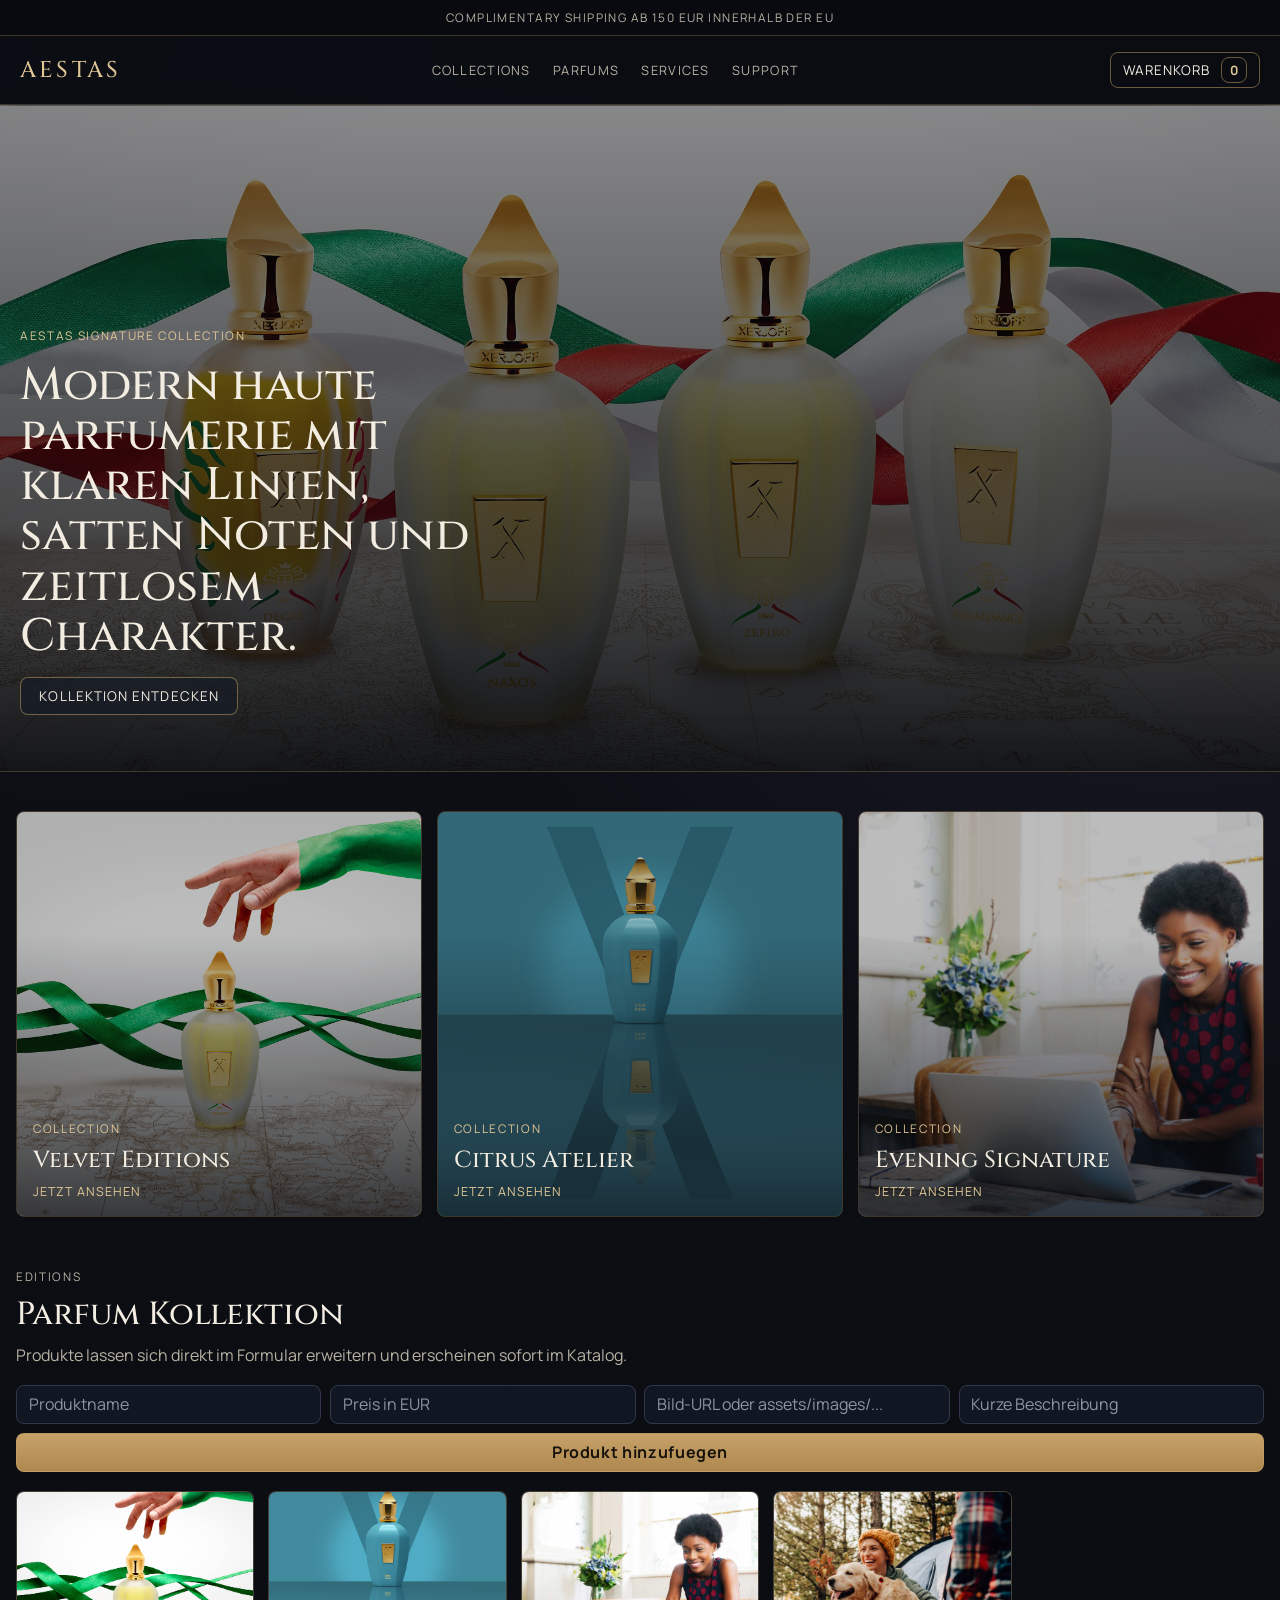
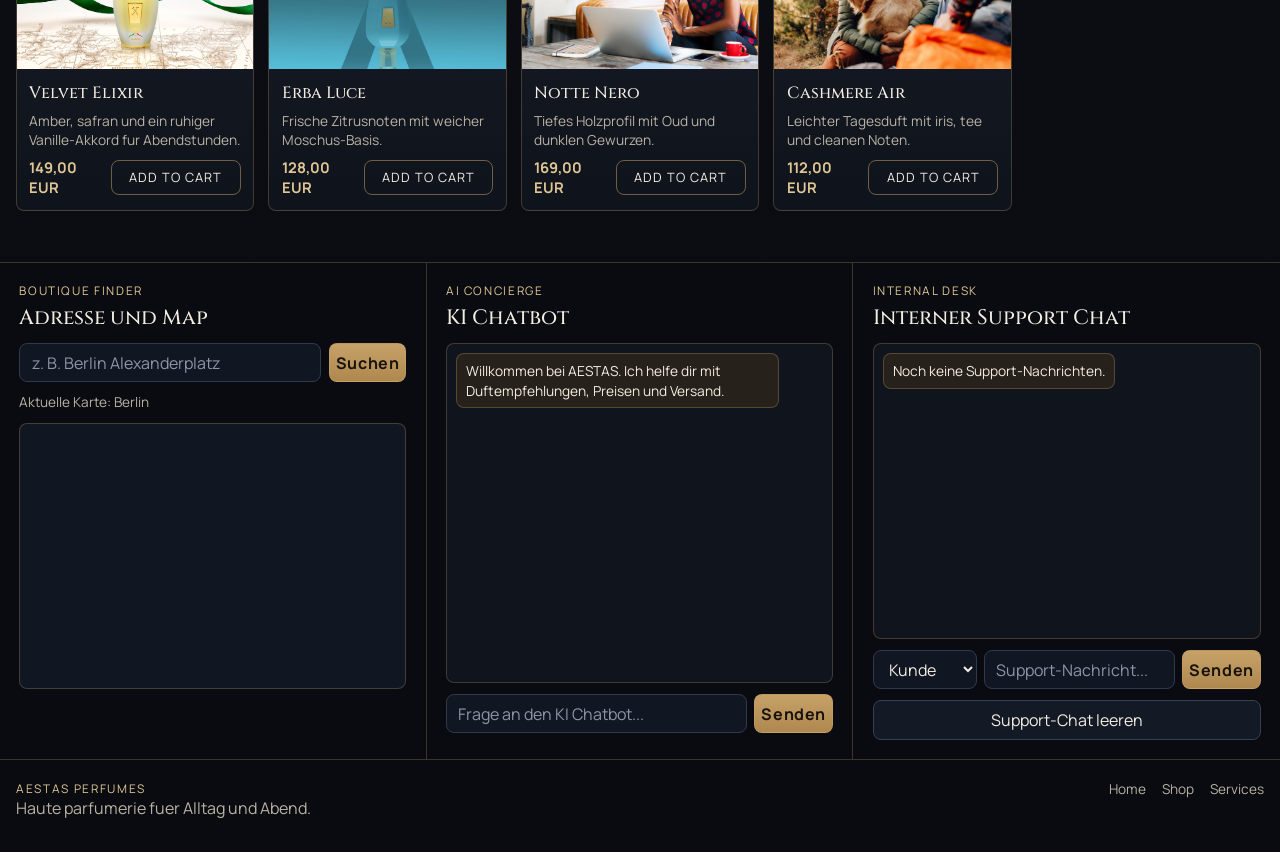
<file: index.html>
<!DOCTYPE html>
<html lang="de">
<head>
  <meta charset="UTF-8" />
  <meta name="viewport" content="width=device-width, initial-scale=1.0" />
  <title>AESTAS Perfumes</title>
  <link rel="preconnect" href="https://fonts.googleapis.com" />
  <link rel="preconnect" href="https://fonts.gstatic.com" crossorigin />
  <link href="https://fonts.googleapis.com/css2?family=Cinzel:wght@500;700&family=Manrope:wght@400;500;700&display=swap" rel="stylesheet" />
  <link rel="stylesheet" href="styles.css" />
</head>
<body>
  <div class="utility-bar">
    <p>Complimentary shipping ab 150 EUR innerhalb der EU</p>
  </div>

  <header class="site-header">
    <a href="#home" class="brand">AESTAS</a>
    <nav class="main-nav">
      <a href="#collections">Collections</a>
      <a href="#catalog">Parfums</a>
      <a href="#services">Services</a>
      <a href="#support">Support</a>
    </nav>
    <div class="header-actions">
      <button id="open-cart-btn" class="cart-btn" type="button" aria-controls="cart-drawer" aria-expanded="false">
        <span>Warenkorb</span>
        <strong id="cart-badge">0</strong>
      </button>
    </div>
  </header>

  <main>
    <section class="hero" id="home">
      <img src="assets/images/lux-hero.jpg" alt="AESTAS Signature Collection" />
      <div class="hero-content">
        <p class="eyebrow">Aestas Signature Collection</p>
        <h1>Modern haute parfumerie mit klaren Linien, satten Noten und zeitlosem Charakter.</h1>
        <a class="hero-cta" href="#catalog">Kollektion entdecken</a>
      </div>
    </section>

    <section class="collections" id="collections">
      <article class="collection-tile">
        <img src="assets/images/lux-collection-1.jpg" alt="Collection Velvet Editions" />
        <div class="collection-content">
          <p class="eyebrow">Collection</p>
          <h2>Velvet Editions</h2>
          <a href="#catalog">Jetzt ansehen</a>
        </div>
      </article>
      <article class="collection-tile">
        <img src="assets/images/lux-collection-2.jpg" alt="Collection Citrus Atelier" />
        <div class="collection-content">
          <p class="eyebrow">Collection</p>
          <h2>Citrus Atelier</h2>
          <a href="#catalog">Jetzt ansehen</a>
        </div>
      </article>
      <article class="collection-tile">
        <img src="assets/images/img-16.jpg" alt="Collection Evening Signature" />
        <div class="collection-content">
          <p class="eyebrow">Collection</p>
          <h2>Evening Signature</h2>
          <a href="#catalog">Jetzt ansehen</a>
        </div>
      </article>
    </section>

    <section class="catalog" id="catalog">
      <div class="section-head">
        <p class="eyebrow">Editions</p>
        <h2>Parfum Kollektion</h2>
        <p>Produkte lassen sich direkt im Formular erweitern und erscheinen sofort im Katalog.</p>
      </div>

      <form id="product-form" class="product-form">
        <input id="product-name" name="name" type="text" placeholder="Produktname" required />
        <input id="product-price" name="price" type="number" min="0" step="0.01" placeholder="Preis in EUR" required />
        <input id="product-image" name="image" type="text" placeholder="Bild-URL oder assets/images/..." />
        <input id="product-description" name="description" type="text" placeholder="Kurze Beschreibung" required />
        <button type="submit">Produkt hinzufuegen</button>
      </form>

      <div id="product-grid" class="product-grid" aria-live="polite"></div>
    </section>

    <section class="services" id="services">
      <div class="service-pane">
        <div class="pane-head">
          <p class="eyebrow">Boutique Finder</p>
          <h3>Adresse und Map</h3>
        </div>
        <form id="address-form" class="address-form">
          <input id="address-input" type="text" placeholder="z. B. Berlin Alexanderplatz" required />
          <button type="submit">Suchen</button>
        </form>
        <p id="address-feedback" class="map-feedback">Aktuelle Karte: Berlin</p>
        <iframe
          id="map-frame"
          title="Google Maps"
          loading="lazy"
          allowfullscreen
          src="https://www.google.com/maps?q=Berlin&output=embed"
        ></iframe>
      </div>

      <div class="service-pane">
        <div class="pane-head">
          <p class="eyebrow">AI Concierge</p>
          <h3>KI Chatbot</h3>
        </div>
        <div id="ai-chat-messages" class="chat-messages" aria-live="polite"></div>
        <form id="ai-chat-form" class="chat-form">
          <input id="ai-chat-input" type="text" placeholder="Frage an den KI Chatbot..." required />
          <button type="submit">Senden</button>
        </form>
      </div>

      <div class="service-pane" id="support">
        <div class="pane-head">
          <p class="eyebrow">Internal Desk</p>
          <h3>Interner Support Chat</h3>
        </div>
        <div id="support-chat-messages" class="chat-messages" aria-live="polite"></div>
        <form id="support-chat-form" class="chat-form support-chat-form">
          <select id="support-role" required>
            <option value="kunde">Kunde</option>
            <option value="support">Support</option>
          </select>
          <input id="support-chat-input" type="text" placeholder="Support-Nachricht..." required />
          <button type="submit">Senden</button>
        </form>
        <button id="clear-support-chat-btn" class="ghost-btn" type="button">Support-Chat leeren</button>
      </div>
    </section>
  </main>

  <footer class="site-footer">
    <div>
      <p class="eyebrow">Aestas Perfumes</p>
      <p>Haute parfumerie fuer Alltag und Abend.</p>
    </div>
    <nav class="footer-nav">
      <a href="#home">Home</a>
      <a href="#catalog">Shop</a>
      <a href="#services">Services</a>
    </nav>
  </footer>

  <aside id="cart-drawer" class="cart-drawer" aria-hidden="true">
    <div class="cart-drawer-head">
      <h3>Warenkorb</h3>
      <button id="close-cart-btn" class="icon-btn" type="button" aria-label="Warenkorb schliessen">&times;</button>
    </div>
    <ul id="cart-list" class="cart-list"></ul>
    <p class="cart-total">Gesamt: <strong id="cart-total">0,00 EUR</strong></p>
    <button id="clear-cart-btn" class="ghost-btn" type="button">Warenkorb leeren</button>
  </aside>
  <div id="drawer-backdrop" class="drawer-backdrop" hidden></div>

  <script src="script.js"></script>
</body>
</html>
</file>
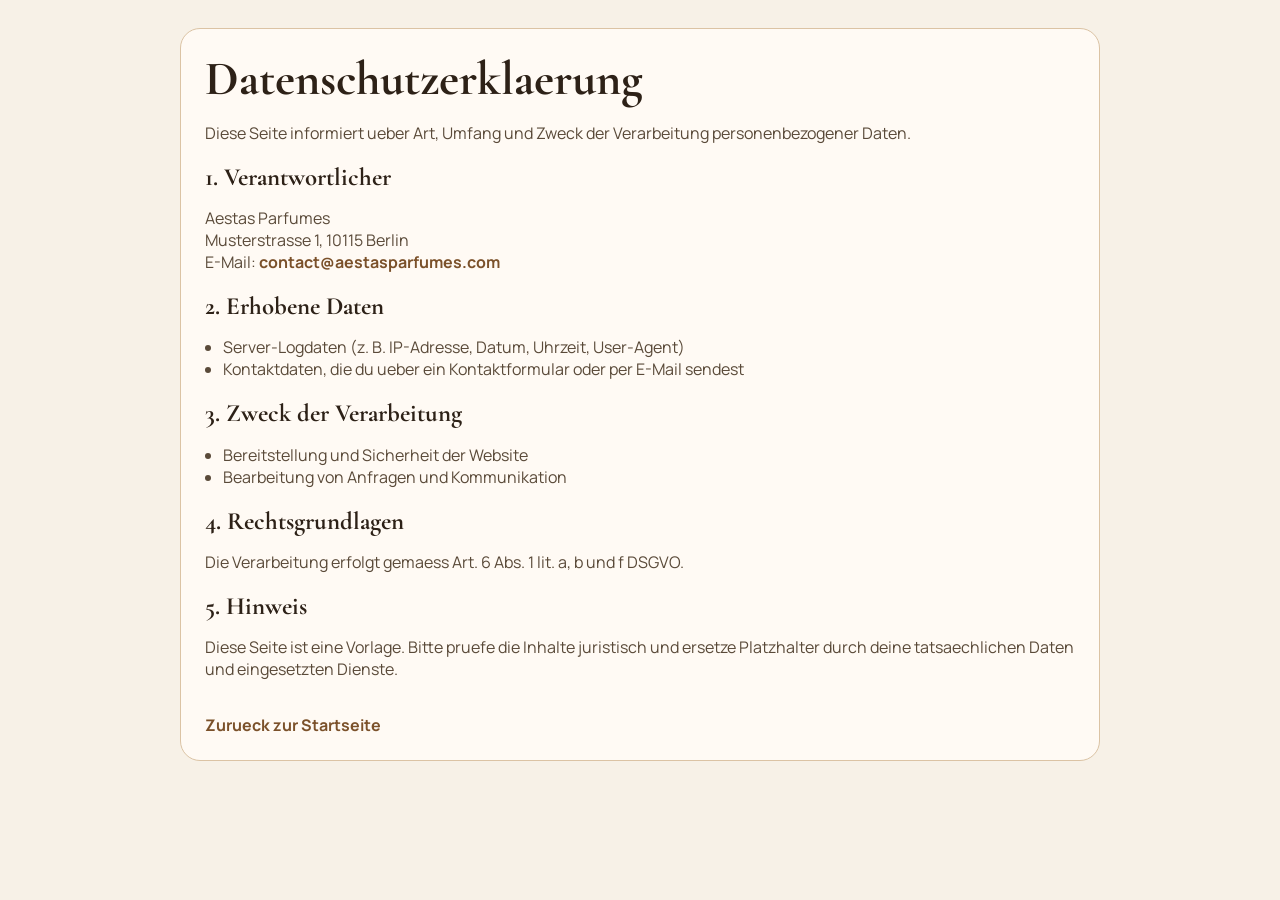
<file: datenschutz.html>
<!doctype html>
<html lang="de">
<head>
  <meta charset="utf-8">
  <meta name="viewport" content="width=device-width, initial-scale=1">
  <title>Datenschutz | Aestas Parfumes</title>
  <meta name="robots" content="noindex,follow">
  <link rel="icon" type="image/svg+xml" href="assets/favicon.svg">
  <link rel="preconnect" href="https://fonts.googleapis.com">
  <link rel="preconnect" href="https://fonts.gstatic.com" crossorigin>
  <link href="https://fonts.googleapis.com/css2?family=Cormorant+Garamond:wght@600;700&family=Manrope:wght@400;500;700&display=swap" rel="stylesheet">
  <style>
    body { margin: 0; background: #f7f1e7; color: #2d2117; font-family: "Manrope", sans-serif; }
    main { width: min(920px, calc(100% - 32px)); margin: 28px auto; }
    .card { background: #fffaf4; border: 1px solid #dbc3a4; border-radius: 20px; padding: 24px; }
    h1, h2 { font-family: "Cormorant Garamond", Georgia, serif; margin: 0 0 10px; line-height: 1.1; }
    h1 { font-size: clamp(2.1rem, 5vw, 3rem); }
    h2 { margin-top: 20px; font-size: 1.55rem; }
    p, li { color: #5a4a39; }
    ul { padding-left: 18px; }
    a { color: #7b512a; font-weight: 700; text-decoration: none; }
    .back { display: inline-block; margin-top: 18px; }
  </style>
</head>
<body>
  <main>
    <section class="card">
      <h1>Datenschutzerklaerung</h1>
      <p>Diese Seite informiert ueber Art, Umfang und Zweck der Verarbeitung personenbezogener Daten.</p>

      <h2>1. Verantwortlicher</h2>
      <p>
        Aestas Parfumes<br>
        Musterstrasse 1, 10115 Berlin<br>
        E-Mail: <a href="mailto:contact@aestasparfumes.com">contact@aestasparfumes.com</a>
      </p>

      <h2>2. Erhobene Daten</h2>
      <ul>
        <li>Server-Logdaten (z. B. IP-Adresse, Datum, Uhrzeit, User-Agent)</li>
        <li>Kontaktdaten, die du ueber ein Kontaktformular oder per E-Mail sendest</li>
      </ul>

      <h2>3. Zweck der Verarbeitung</h2>
      <ul>
        <li>Bereitstellung und Sicherheit der Website</li>
        <li>Bearbeitung von Anfragen und Kommunikation</li>
      </ul>

      <h2>4. Rechtsgrundlagen</h2>
      <p>Die Verarbeitung erfolgt gemaess Art. 6 Abs. 1 lit. a, b und f DSGVO.</p>

      <h2>5. Hinweis</h2>
      <p>
        Diese Seite ist eine Vorlage. Bitte pruefe die Inhalte juristisch und ersetze
        Platzhalter durch deine tatsaechlichen Daten und eingesetzten Dienste.
      </p>

      <a class="back" href="index.html">Zurueck zur Startseite</a>
    </section>
  </main>
</body>
</html>
</file>
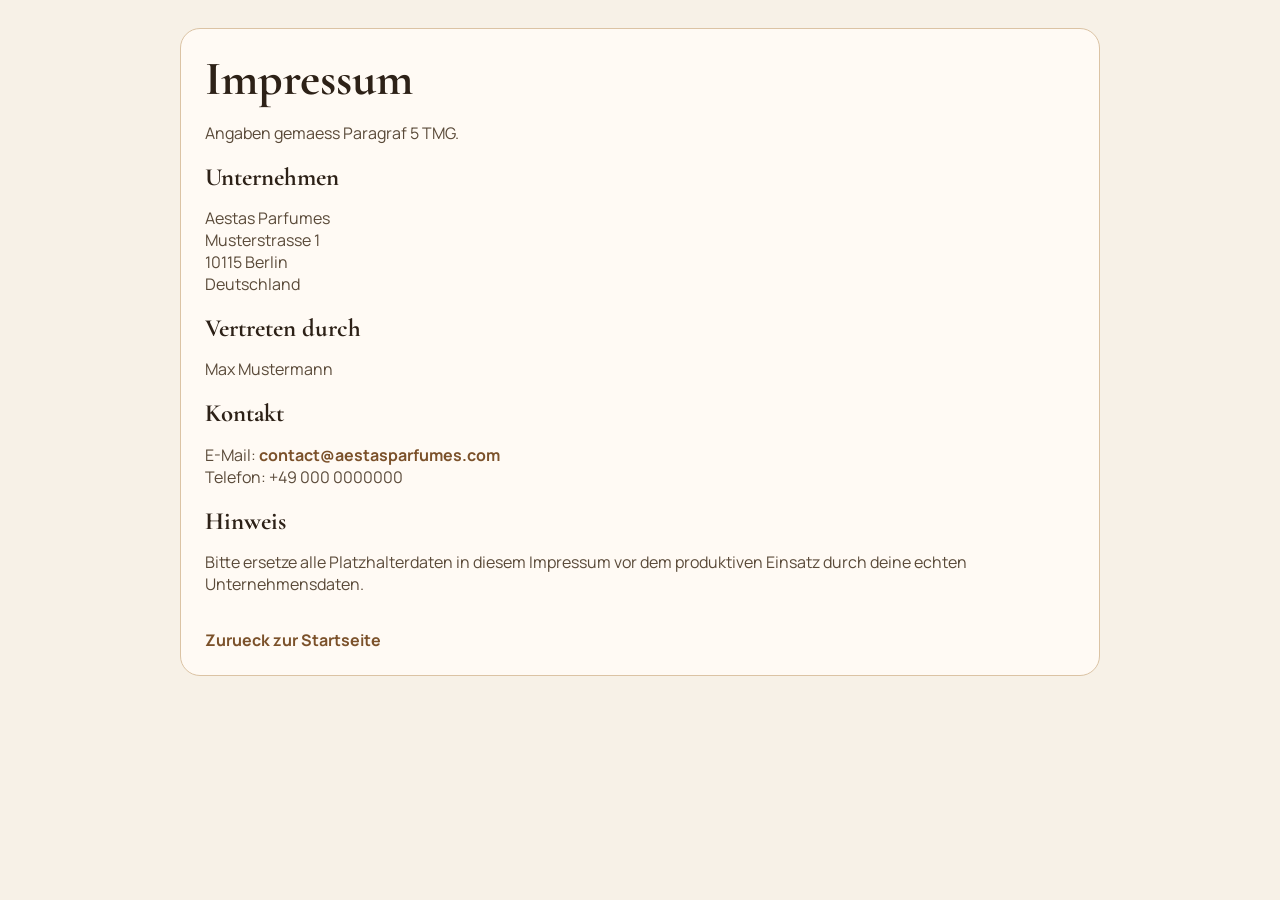
<file: impressum.html>
<!doctype html>
<html lang="de">
<head>
  <meta charset="utf-8">
  <meta name="viewport" content="width=device-width, initial-scale=1">
  <title>Impressum | Aestas Parfumes</title>
  <meta name="robots" content="noindex,follow">
  <link rel="icon" type="image/svg+xml" href="assets/favicon.svg">
  <link rel="preconnect" href="https://fonts.googleapis.com">
  <link rel="preconnect" href="https://fonts.gstatic.com" crossorigin>
  <link href="https://fonts.googleapis.com/css2?family=Cormorant+Garamond:wght@600;700&family=Manrope:wght@400;500;700&display=swap" rel="stylesheet">
  <style>
    body { margin: 0; background: #f7f1e7; color: #2d2117; font-family: "Manrope", sans-serif; }
    main { width: min(920px, calc(100% - 32px)); margin: 28px auto; }
    .card { background: #fffaf4; border: 1px solid #dbc3a4; border-radius: 20px; padding: 24px; }
    h1, h2 { font-family: "Cormorant Garamond", Georgia, serif; margin: 0 0 10px; line-height: 1.1; }
    h1 { font-size: clamp(2.1rem, 5vw, 3rem); }
    h2 { margin-top: 20px; font-size: 1.55rem; }
    p, li { color: #5a4a39; }
    ul { padding-left: 18px; }
    a { color: #7b512a; font-weight: 700; text-decoration: none; }
    .back { display: inline-block; margin-top: 18px; }
  </style>
</head>
<body>
  <main>
    <section class="card">
      <h1>Impressum</h1>
      <p>Angaben gemaess Paragraf 5 TMG.</p>

      <h2>Unternehmen</h2>
      <p>
        Aestas Parfumes<br>
        Musterstrasse 1<br>
        10115 Berlin<br>
        Deutschland
      </p>

      <h2>Vertreten durch</h2>
      <p>Max Mustermann</p>

      <h2>Kontakt</h2>
      <p>
        E-Mail: <a href="mailto:contact@aestasparfumes.com">contact@aestasparfumes.com</a><br>
        Telefon: +49 000 0000000
      </p>

      <h2>Hinweis</h2>
      <p>
        Bitte ersetze alle Platzhalterdaten in diesem Impressum vor dem produktiven Einsatz
        durch deine echten Unternehmensdaten.
      </p>

      <a class="back" href="index.html">Zurueck zur Startseite</a>
    </section>
  </main>
</body>
</html>
</file>
<file: styles.css>
:root {
  --bg: #0d1016;
  --bg-soft: #151a24;
  --bg-soft-2: #1b2230;
  --ivory: #f2ece1;
  --muted: #b9b2a4;
  --gold: #c7a268;
  --gold-soft: #e0c796;
  --line: rgba(199, 162, 104, 0.28);
  --line-strong: rgba(199, 162, 104, 0.52);
  --danger: #c56565;
}

* {
  box-sizing: border-box;
}

html,
body {
  margin: 0;
}

body {
  min-height: 100vh;
  font-family: "Manrope", sans-serif;
  color: var(--ivory);
  background: radial-gradient(circle at 8% 0%, #1a2130 0%, transparent 30%),
    radial-gradient(circle at 92% 14%, #1e1b2c 0%, transparent 32%),
    linear-gradient(180deg, #0d1016 0%, #090b10 100%);
}

a {
  color: inherit;
  text-decoration: none;
}

h1,
h2,
h3,
p {
  margin: 0;
}

h1,
h2,
h3,
.brand {
  font-family: "Cinzel", serif;
  font-weight: 500;
}

.utility-bar {
  padding: 0.55rem 1rem;
  text-align: center;
  font-size: 0.74rem;
  letter-spacing: 0.12em;
  text-transform: uppercase;
  border-bottom: 1px solid var(--line);
  background: #080a0f;
  color: var(--muted);
}

.site-header {
  position: sticky;
  top: 0;
  z-index: 30;
  display: flex;
  align-items: center;
  justify-content: space-between;
  gap: 1rem;
  padding: 1rem 1.25rem;
  border-bottom: 1px solid var(--line);
  background: rgba(10, 12, 18, 0.92);
  backdrop-filter: blur(12px);
}

.brand {
  font-size: 1.42rem;
  letter-spacing: 0.14em;
  color: var(--gold-soft);
}

.main-nav {
  display: flex;
  align-items: center;
  gap: 1.4rem;
}

.main-nav a {
  font-size: 0.8rem;
  letter-spacing: 0.1em;
  text-transform: uppercase;
  color: var(--muted);
  transition: color 180ms ease;
}

.main-nav a:hover {
  color: var(--ivory);
}

.header-actions {
  display: flex;
  align-items: center;
  gap: 0.6rem;
}

.cart-btn {
  border: 1px solid var(--line-strong);
  border-radius: 8px;
  background: transparent;
  color: var(--ivory);
  min-height: 2.3rem;
  min-width: 9.4rem;
  padding: 0 0.75rem;
  display: inline-flex;
  align-items: center;
  justify-content: space-between;
  gap: 0.7rem;
  font: inherit;
  font-size: 0.84rem;
  letter-spacing: 0.06em;
  text-transform: uppercase;
  cursor: pointer;
}

#cart-badge {
  min-width: 1.6rem;
  min-height: 1.6rem;
  border-radius: 8px;
  border: 1px solid var(--line-strong);
  display: inline-flex;
  align-items: center;
  justify-content: center;
  color: var(--gold-soft);
  font-size: 0.8rem;
}

main {
  display: block;
}

.hero {
  position: relative;
  min-height: 74vh;
  border-bottom: 1px solid var(--line);
  overflow: hidden;
}

.hero::after {
  content: "";
  position: absolute;
  inset: 0;
  background: linear-gradient(180deg, rgba(6, 8, 12, 0.28) 0%, rgba(6, 8, 12, 0.68) 72%, rgba(6, 8, 12, 0.92) 100%);
  pointer-events: none;
}

.hero img {
  width: 100%;
  height: 74vh;
  object-fit: cover;
  display: block;
  filter: saturate(0.92) brightness(0.76);
}

.hero-content {
  position: absolute;
  inset: 0;
  z-index: 2;
  max-width: 1280px;
  margin: 0 auto;
  padding: 0 1.25rem 3.5rem;
  display: flex;
  flex-direction: column;
  justify-content: flex-end;
  gap: 1rem;
}

.eyebrow {
  font-size: 0.74rem;
  letter-spacing: 0.14em;
  text-transform: uppercase;
  color: var(--gold-soft);
}

.hero h1 {
  max-width: 17ch;
  font-size: 2.85rem;
  line-height: 1.1;
}

.hero-cta {
  width: fit-content;
  min-height: 2.4rem;
  padding: 0.58rem 1.15rem;
  border-radius: 8px;
  border: 1px solid var(--line-strong);
  background: rgba(21, 26, 36, 0.7);
  color: var(--ivory);
  font-size: 0.84rem;
  letter-spacing: 0.08em;
  text-transform: uppercase;
  display: inline-flex;
  align-items: center;
}

.collections {
  width: min(1280px, calc(100% - 2rem));
  margin: 0 auto;
  padding: 2.4rem 0 1.8rem;
  display: grid;
  grid-template-columns: repeat(3, minmax(0, 1fr));
  gap: 0.9rem;
}

.collection-tile {
  position: relative;
  min-height: 24rem;
  border-radius: 8px;
  overflow: hidden;
  border: 1px solid var(--line);
}

.collection-tile::after {
  content: "";
  position: absolute;
  inset: 0;
  background: linear-gradient(180deg, rgba(12, 15, 21, 0.1) 30%, rgba(12, 15, 21, 0.78) 100%);
}

.collection-tile img {
  width: 100%;
  height: 100%;
  object-fit: cover;
  display: block;
  filter: brightness(0.82);
}

.collection-content {
  position: absolute;
  left: 1rem;
  right: 1rem;
  bottom: 1rem;
  z-index: 2;
  display: grid;
  gap: 0.45rem;
}

.collection-content h2 {
  font-size: 1.45rem;
}

.collection-content a {
  width: fit-content;
  font-size: 0.78rem;
  letter-spacing: 0.08em;
  text-transform: uppercase;
  color: var(--gold-soft);
}

.catalog {
  width: min(1280px, calc(100% - 2rem));
  margin: 0 auto;
  padding: 1.4rem 0 2.2rem;
}

.section-head {
  margin-bottom: 1.1rem;
  display: grid;
  gap: 0.42rem;
}

.section-head h2 {
  font-size: 2rem;
}

.section-head p {
  color: var(--muted);
  max-width: 74ch;
  line-height: 1.52;
}

.product-form {
  display: grid;
  gap: 0.55rem;
  grid-template-columns: repeat(4, minmax(0, 1fr));
  margin-bottom: 1.2rem;
}

.product-form input,
.product-form button,
.address-form input,
.address-form button,
.chat-form input,
.chat-form button,
.support-chat-form select,
.ghost-btn,
.small-btn {
  min-height: 2.45rem;
  border-radius: 8px;
  font: inherit;
}

.product-form input,
.address-form input,
.chat-form input,
.support-chat-form select {
  border: 1px solid #30394c;
  background: #111722;
  color: var(--ivory);
  padding: 0 0.72rem;
}

.product-form input::placeholder,
.address-form input::placeholder,
.chat-form input::placeholder {
  color: #8f95a3;
}

.product-form button,
.address-form button,
.chat-form button {
  border: 1px solid var(--line-strong);
  background: linear-gradient(180deg, #c7a268 0%, #ae884e 100%);
  color: #17120c;
  font-weight: 700;
  letter-spacing: 0.04em;
  cursor: pointer;
}

.product-form button {
  grid-column: 1 / -1;
}

.product-grid {
  display: grid;
  gap: 0.9rem;
  grid-template-columns: repeat(auto-fill, minmax(230px, 1fr));
}

.product-card {
  border-radius: 8px;
  overflow: hidden;
  border: 1px solid var(--line);
  background: linear-gradient(180deg, #161c28 0%, #0f131b 100%);
}

.product-card img {
  width: 100%;
  aspect-ratio: 4 / 3;
  object-fit: cover;
  display: block;
}

.product-body {
  padding: 0.78rem;
  display: grid;
  gap: 0.45rem;
}

.product-title {
  font-size: 1.02rem;
}

.product-desc {
  color: var(--muted);
  line-height: 1.42;
  font-size: 0.86rem;
  min-height: 2.45rem;
}

.product-row {
  display: flex;
  justify-content: space-between;
  align-items: center;
  gap: 0.5rem;
}

.price {
  font-size: 0.92rem;
  font-weight: 700;
  color: var(--gold-soft);
}

.add-btn {
  min-width: 8.1rem;
  min-height: 2.2rem;
  border-radius: 8px;
  border: 1px solid var(--line-strong);
  background: transparent;
  color: var(--ivory);
  font: inherit;
  font-size: 0.8rem;
  letter-spacing: 0.08em;
  text-transform: uppercase;
  cursor: pointer;
}

.services {
  margin-top: 1rem;
  border-top: 1px solid var(--line);
  border-bottom: 1px solid var(--line);
  background: rgba(10, 12, 17, 0.56);
  display: grid;
  grid-template-columns: repeat(3, minmax(0, 1fr));
}

.service-pane {
  padding: 1.2rem;
  display: flex;
  flex-direction: column;
  gap: 0.7rem;
  border-right: 1px solid var(--line);
  min-height: 31rem;
}

.service-pane:last-child {
  border-right: 0;
}

.pane-head {
  display: grid;
  gap: 0.3rem;
}

.pane-head h3 {
  font-size: 1.3rem;
}

.address-form {
  display: grid;
  gap: 0.45rem;
  grid-template-columns: minmax(0, 1fr) auto;
}

.map-feedback {
  font-size: 0.85rem;
  color: var(--muted);
}

#map-frame {
  width: 100%;
  aspect-ratio: 16 / 11;
  border-radius: 8px;
  border: 1px solid var(--line);
  background: #111722;
}

.chat-messages {
  flex: 1;
  min-height: 220px;
  max-height: 340px;
  overflow: auto;
  border: 1px solid var(--line);
  border-radius: 8px;
  background: #10141d;
  padding: 0.58rem;
  display: grid;
  gap: 0.45rem;
  align-content: start;
}

.bubble {
  max-width: 88%;
  border-radius: 8px;
  padding: 0.45rem 0.56rem;
  font-size: 0.86rem;
  line-height: 1.4;
}

.bubble.user,
.bubble.kunde {
  justify-self: end;
  background: #263248;
}

.bubble.assistant,
.bubble.support {
  justify-self: start;
  background: #27211b;
  border: 1px solid rgba(199, 162, 104, 0.3);
}

.chat-form {
  display: grid;
  grid-template-columns: minmax(0, 1fr) auto;
  gap: 0.45rem;
}

.support-chat-form {
  grid-template-columns: auto minmax(0, 1fr) auto;
}

.ghost-btn {
  width: 100%;
  border: 1px solid #364055;
  background: #141a25;
  color: var(--ivory);
  cursor: pointer;
}

.site-footer {
  width: min(1280px, calc(100% - 2rem));
  margin: 0 auto;
  padding: 1.25rem 0 2.1rem;
  display: flex;
  justify-content: space-between;
  gap: 1rem;
  color: var(--muted);
}

.footer-nav {
  display: flex;
  align-items: flex-start;
  gap: 1rem;
  font-size: 0.85rem;
}

.cart-drawer {
  position: fixed;
  top: 0;
  right: 0;
  bottom: 0;
  width: min(420px, 94vw);
  z-index: 60;
  background: #0e131c;
  border-left: 1px solid var(--line-strong);
  transform: translateX(100%);
  transition: transform 220ms ease;
  padding: 1rem;
  display: flex;
  flex-direction: column;
  gap: 0.72rem;
}

.cart-drawer.open {
  transform: translateX(0);
}

.cart-drawer-head {
  display: flex;
  justify-content: space-between;
  align-items: center;
}

.cart-drawer h3 {
  font-size: 1.25rem;
}

.icon-btn {
  width: 2.1rem;
  height: 2.1rem;
  border-radius: 8px;
  border: 1px solid var(--line);
  background: transparent;
  color: var(--ivory);
  font-size: 1.3rem;
  line-height: 1;
  cursor: pointer;
}

.drawer-backdrop {
  position: fixed;
  inset: 0;
  z-index: 50;
  background: rgba(4, 6, 10, 0.58);
}

.cart-list {
  list-style: none;
  margin: 0;
  padding: 0;
  display: grid;
  gap: 0.58rem;
  overflow: auto;
  flex: 1;
}

.cart-item {
  border-radius: 8px;
  border: 1px solid var(--line);
  padding: 0.58rem;
  display: grid;
  gap: 0.42rem;
}

.cart-line {
  display: flex;
  justify-content: space-between;
  align-items: center;
  gap: 0.5rem;
  font-size: 0.87rem;
}

.cart-actions {
  display: flex;
  justify-content: flex-end;
  gap: 0.32rem;
}

.small-btn {
  min-width: 2rem;
  border: 1px solid #364055;
  background: #141a25;
  color: var(--ivory);
  cursor: pointer;
}

.small-btn.remove {
  color: #f0b1b1;
  border-color: rgba(197, 101, 101, 0.5);
  background: rgba(106, 42, 42, 0.24);
}

.cart-empty {
  font-size: 0.9rem;
  color: var(--muted);
}

.cart-total {
  font-size: 0.95rem;
}

.cart-total strong {
  color: var(--gold-soft);
}

@media (max-width: 1180px) {
  .hero h1 {
    font-size: 2.35rem;
  }

  .collections {
    grid-template-columns: repeat(2, minmax(0, 1fr));
  }

  .services {
    grid-template-columns: 1fr;
  }

  .service-pane {
    border-right: 0;
    border-bottom: 1px solid var(--line);
    min-height: 25rem;
  }

  .service-pane:last-child {
    border-bottom: 0;
  }
}

@media (max-width: 900px) {
  .site-header {
    flex-wrap: wrap;
    padding: 0.8rem 1rem;
  }

  .main-nav {
    order: 3;
    width: 100%;
    padding-top: 0.2rem;
    overflow: auto;
    white-space: nowrap;
  }

  .hero {
    min-height: 62vh;
  }

  .hero img {
    height: 62vh;
  }

  .hero-content {
    padding-bottom: 2.2rem;
  }

  .hero h1 {
    font-size: 1.95rem;
    max-width: 20ch;
  }

  .product-form {
    grid-template-columns: repeat(2, minmax(0, 1fr));
  }
}

@media (max-width: 680px) {
  .utility-bar {
    font-size: 0.68rem;
    padding: 0.48rem 0.7rem;
  }

  .collections,
  .catalog,
  .site-footer {
    width: min(1280px, calc(100% - 1rem));
  }

  .collections {
    grid-template-columns: 1fr;
    padding-top: 1.3rem;
  }

  .collection-tile {
    min-height: 20rem;
  }

  .product-form {
    grid-template-columns: 1fr;
  }

  .product-grid {
    grid-template-columns: 1fr;
  }

  .address-form,
  .chat-form,
  .support-chat-form {
    grid-template-columns: 1fr;
  }

  .site-footer {
    flex-direction: column;
  }

  .footer-nav {
    flex-wrap: wrap;
  }
}
</file>
